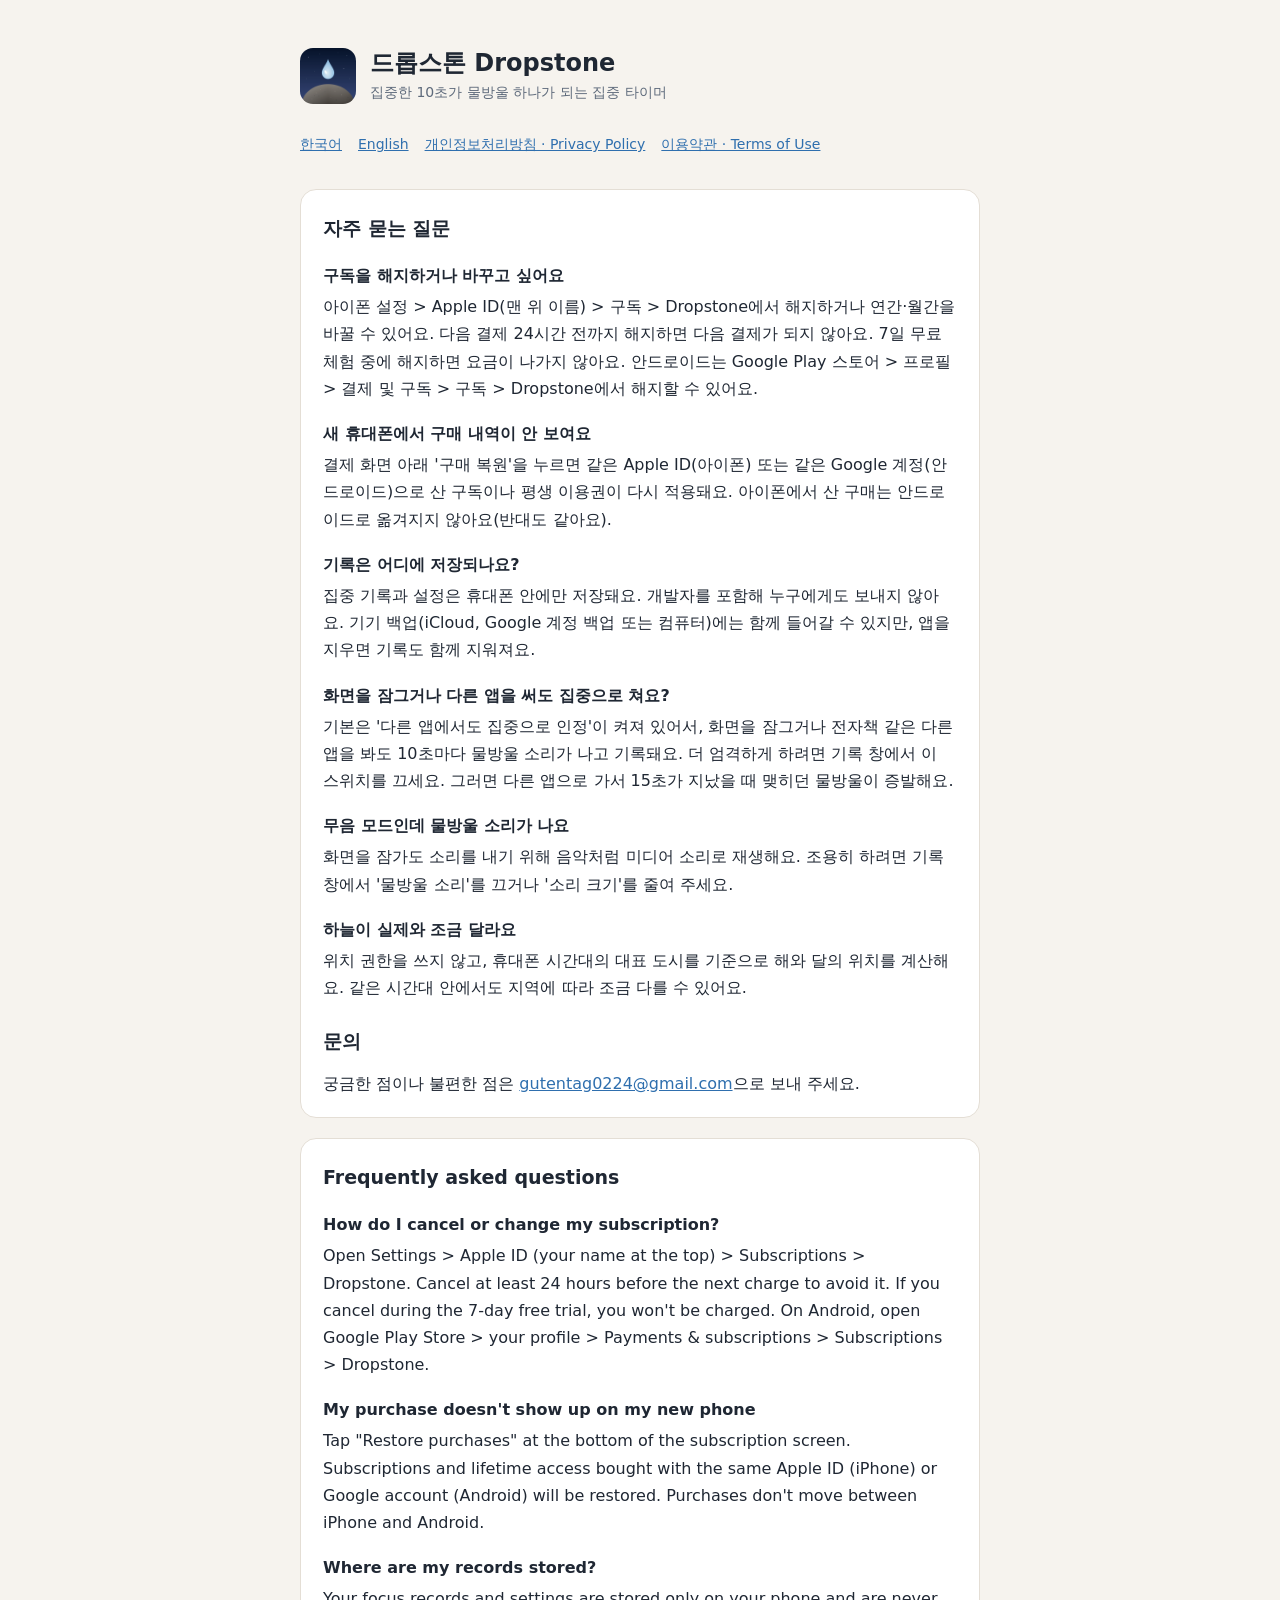
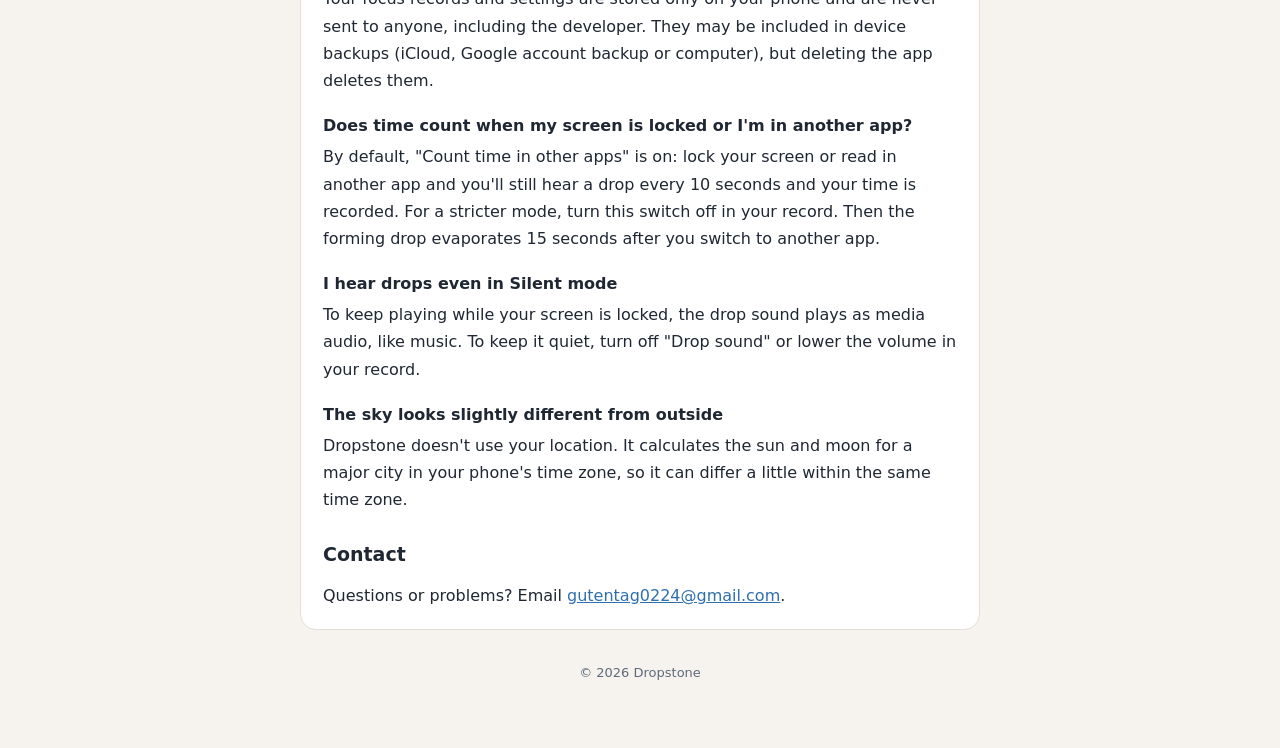
<file: index.html>
<!doctype html>
<html lang="ko">
<head>
<meta charset="utf-8">
<meta name="viewport" content="width=device-width,initial-scale=1">
<title>Dropstone 지원 · Support</title>
<meta name="description" content="드롭스톤(Dropstone) 집중 타이머 지원 페이지 · Support for the Dropstone focus timer">
<link rel="stylesheet" href="style.css">
<link rel="icon" href="icon.png">
</head>
<body>
<main>
  <header>
    <img src="icon.png" alt="">
    <div><h1>드롭스톤 Dropstone</h1><p>집중한 10초가 물방울 하나가 되는 집중 타이머</p></div>
  </header>
  <nav><a href="#ko">한국어</a><a href="#en">English</a><a href="privacy.html">개인정보처리방침 · Privacy Policy</a><a href="terms.html">이용약관 · Terms of Use</a></nav>

  <section id="ko">
    <h2>자주 묻는 질문</h2>
    <h3>구독을 해지하거나 바꾸고 싶어요</h3>
    <p>아이폰 설정 &gt; Apple ID(맨 위 이름) &gt; 구독 &gt; Dropstone에서 해지하거나 연간·월간을 바꿀 수 있어요. 다음 결제 24시간 전까지 해지하면 다음 결제가 되지 않아요. 7일 무료 체험 중에 해지하면 요금이 나가지 않아요. 안드로이드는 Google Play 스토어 &gt; 프로필 &gt; 결제 및 구독 &gt; 구독 &gt; Dropstone에서 해지할 수 있어요.</p>
    <h3>새 휴대폰에서 구매 내역이 안 보여요</h3>
    <p>결제 화면 아래 '구매 복원'을 누르면 같은 Apple ID(아이폰) 또는 같은 Google 계정(안드로이드)으로 산 구독이나 평생 이용권이 다시 적용돼요. 아이폰에서 산 구매는 안드로이드로 옮겨지지 않아요(반대도 같아요).</p>
    <h3>기록은 어디에 저장되나요?</h3>
    <p>집중 기록과 설정은 휴대폰 안에만 저장돼요. 개발자를 포함해 누구에게도 보내지 않아요. 기기 백업(iCloud, Google 계정 백업 또는 컴퓨터)에는 함께 들어갈 수 있지만, 앱을 지우면 기록도 함께 지워져요.</p>
    <h3>화면을 잠그거나 다른 앱을 써도 집중으로 쳐요?</h3>
    <p>기본은 '다른 앱에서도 집중으로 인정'이 켜져 있어서, 화면을 잠그거나 전자책 같은 다른 앱을 봐도 10초마다 물방울 소리가 나고 기록돼요. 더 엄격하게 하려면 기록 창에서 이 스위치를 끄세요. 그러면 다른 앱으로 가서 15초가 지났을 때 맺히던 물방울이 증발해요.</p>
    <h3>무음 모드인데 물방울 소리가 나요</h3>
    <p>화면을 잠가도 소리를 내기 위해 음악처럼 미디어 소리로 재생해요. 조용히 하려면 기록 창에서 '물방울 소리'를 끄거나 '소리 크기'를 줄여 주세요.</p>
    <h3>하늘이 실제와 조금 달라요</h3>
    <p>위치 권한을 쓰지 않고, 휴대폰 시간대의 대표 도시를 기준으로 해와 달의 위치를 계산해요. 같은 시간대 안에서도 지역에 따라 조금 다를 수 있어요.</p>
    <h2 style="margin-top:24px">문의</h2>
    <p>궁금한 점이나 불편한 점은 <a href="mailto:gutentag0224@gmail.com">gutentag0224@gmail.com</a>으로 보내 주세요.</p>
  </section>

  <section id="en" lang="en">
    <h2>Frequently asked questions</h2>
    <h3>How do I cancel or change my subscription?</h3>
    <p>Open Settings &gt; Apple ID (your name at the top) &gt; Subscriptions &gt; Dropstone. Cancel at least 24 hours before the next charge to avoid it. If you cancel during the 7-day free trial, you won't be charged. On Android, open Google Play Store &gt; your profile &gt; Payments &amp; subscriptions &gt; Subscriptions &gt; Dropstone.</p>
    <h3>My purchase doesn't show up on my new phone</h3>
    <p>Tap "Restore purchases" at the bottom of the subscription screen. Subscriptions and lifetime access bought with the same Apple ID (iPhone) or Google account (Android) will be restored. Purchases don't move between iPhone and Android.</p>
    <h3>Where are my records stored?</h3>
    <p>Your focus records and settings are stored only on your phone and are never sent to anyone, including the developer. They may be included in device backups (iCloud, Google account backup or computer), but deleting the app deletes them.</p>
    <h3>Does time count when my screen is locked or I'm in another app?</h3>
    <p>By default, "Count time in other apps" is on: lock your screen or read in another app and you'll still hear a drop every 10 seconds and your time is recorded. For a stricter mode, turn this switch off in your record. Then the forming drop evaporates 15 seconds after you switch to another app.</p>
    <h3>I hear drops even in Silent mode</h3>
    <p>To keep playing while your screen is locked, the drop sound plays as media audio, like music. To keep it quiet, turn off "Drop sound" or lower the volume in your record.</p>
    <h3>The sky looks slightly different from outside</h3>
    <p>Dropstone doesn't use your location. It calculates the sun and moon for a major city in your phone's time zone, so it can differ a little within the same time zone.</p>
    <h2 style="margin-top:24px">Contact</h2>
    <p>Questions or problems? Email <a href="mailto:gutentag0224@gmail.com">gutentag0224@gmail.com</a>.</p>
  </section>
  <footer>© 2026 Dropstone</footer>
</main>
</body>
</html>
</file>
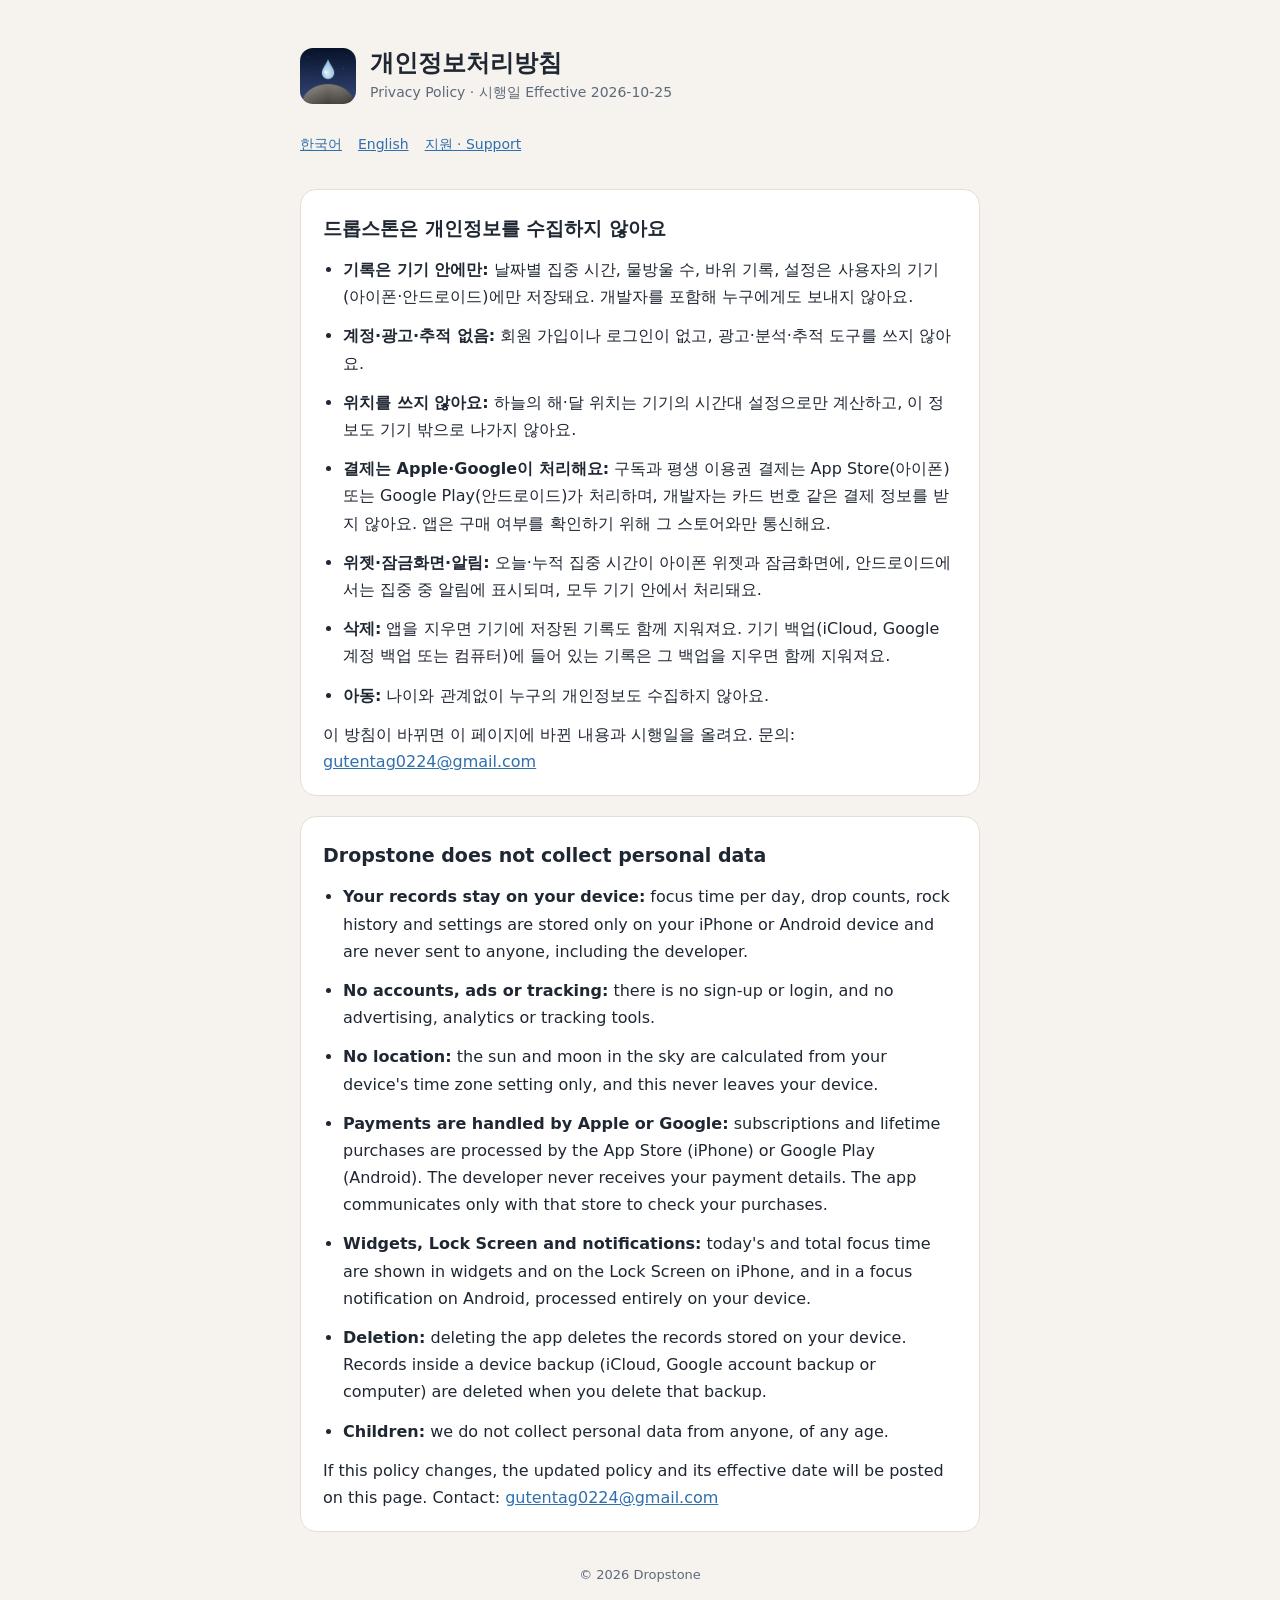
<file: privacy.html>
<!doctype html>
<html lang="ko">
<head>
<meta charset="utf-8">
<meta name="viewport" content="width=device-width,initial-scale=1">
<title>Dropstone 개인정보처리방침 · Privacy Policy</title>
<meta name="description" content="드롭스톤(Dropstone)은 개인정보를 수집하지 않습니다 · Dropstone does not collect personal data">
<link rel="stylesheet" href="style.css">
<link rel="icon" href="icon.png">
</head>
<body>
<main>
  <header>
    <img src="icon.png" alt="">
    <div><h1>개인정보처리방침</h1><p>Privacy Policy · 시행일 Effective 2026-10-25</p></div>
  </header>
  <nav><a href="#ko">한국어</a><a href="#en">English</a><a href="./">지원 · Support</a></nav>

  <section id="ko">
    <h2>드롭스톤은 개인정보를 수집하지 않아요</h2>
    <ul>
      <li><b>기록은 기기 안에만:</b> 날짜별 집중 시간, 물방울 수, 바위 기록, 설정은 사용자의 기기(아이폰·안드로이드)에만 저장돼요. 개발자를 포함해 누구에게도 보내지 않아요.</li>
      <li><b>계정·광고·추적 없음:</b> 회원 가입이나 로그인이 없고, 광고·분석·추적 도구를 쓰지 않아요.</li>
      <li><b>위치를 쓰지 않아요:</b> 하늘의 해·달 위치는 기기의 시간대 설정으로만 계산하고, 이 정보도 기기 밖으로 나가지 않아요.</li>
      <li><b>결제는 Apple·Google이 처리해요:</b> 구독과 평생 이용권 결제는 App Store(아이폰) 또는 Google Play(안드로이드)가 처리하며, 개발자는 카드 번호 같은 결제 정보를 받지 않아요. 앱은 구매 여부를 확인하기 위해 그 스토어와만 통신해요.</li>
      <li><b>위젯·잠금화면·알림:</b> 오늘·누적 집중 시간이 아이폰 위젯과 잠금화면에, 안드로이드에서는 집중 중 알림에 표시되며, 모두 기기 안에서 처리돼요.</li>
      <li><b>삭제:</b> 앱을 지우면 기기에 저장된 기록도 함께 지워져요. 기기 백업(iCloud, Google 계정 백업 또는 컴퓨터)에 들어 있는 기록은 그 백업을 지우면 함께 지워져요.</li>
      <li><b>아동:</b> 나이와 관계없이 누구의 개인정보도 수집하지 않아요.</li>
    </ul>
    <p>이 방침이 바뀌면 이 페이지에 바뀐 내용과 시행일을 올려요. 문의: <a href="mailto:gutentag0224@gmail.com">gutentag0224@gmail.com</a></p>
  </section>

  <section id="en" lang="en">
    <h2>Dropstone does not collect personal data</h2>
    <ul>
      <li><b>Your records stay on your device:</b> focus time per day, drop counts, rock history and settings are stored only on your iPhone or Android device and are never sent to anyone, including the developer.</li>
      <li><b>No accounts, ads or tracking:</b> there is no sign-up or login, and no advertising, analytics or tracking tools.</li>
      <li><b>No location:</b> the sun and moon in the sky are calculated from your device's time zone setting only, and this never leaves your device.</li>
      <li><b>Payments are handled by Apple or Google:</b> subscriptions and lifetime purchases are processed by the App Store (iPhone) or Google Play (Android). The developer never receives your payment details. The app communicates only with that store to check your purchases.</li>
      <li><b>Widgets, Lock Screen and notifications:</b> today's and total focus time are shown in widgets and on the Lock Screen on iPhone, and in a focus notification on Android, processed entirely on your device.</li>
      <li><b>Deletion:</b> deleting the app deletes the records stored on your device. Records inside a device backup (iCloud, Google account backup or computer) are deleted when you delete that backup.</li>
      <li><b>Children:</b> we do not collect personal data from anyone, of any age.</li>
    </ul>
    <p>If this policy changes, the updated policy and its effective date will be posted on this page. Contact: <a href="mailto:gutentag0224@gmail.com">gutentag0224@gmail.com</a></p>
  </section>
  <footer>© 2026 Dropstone</footer>
</main>
</body>
</html>
</file>
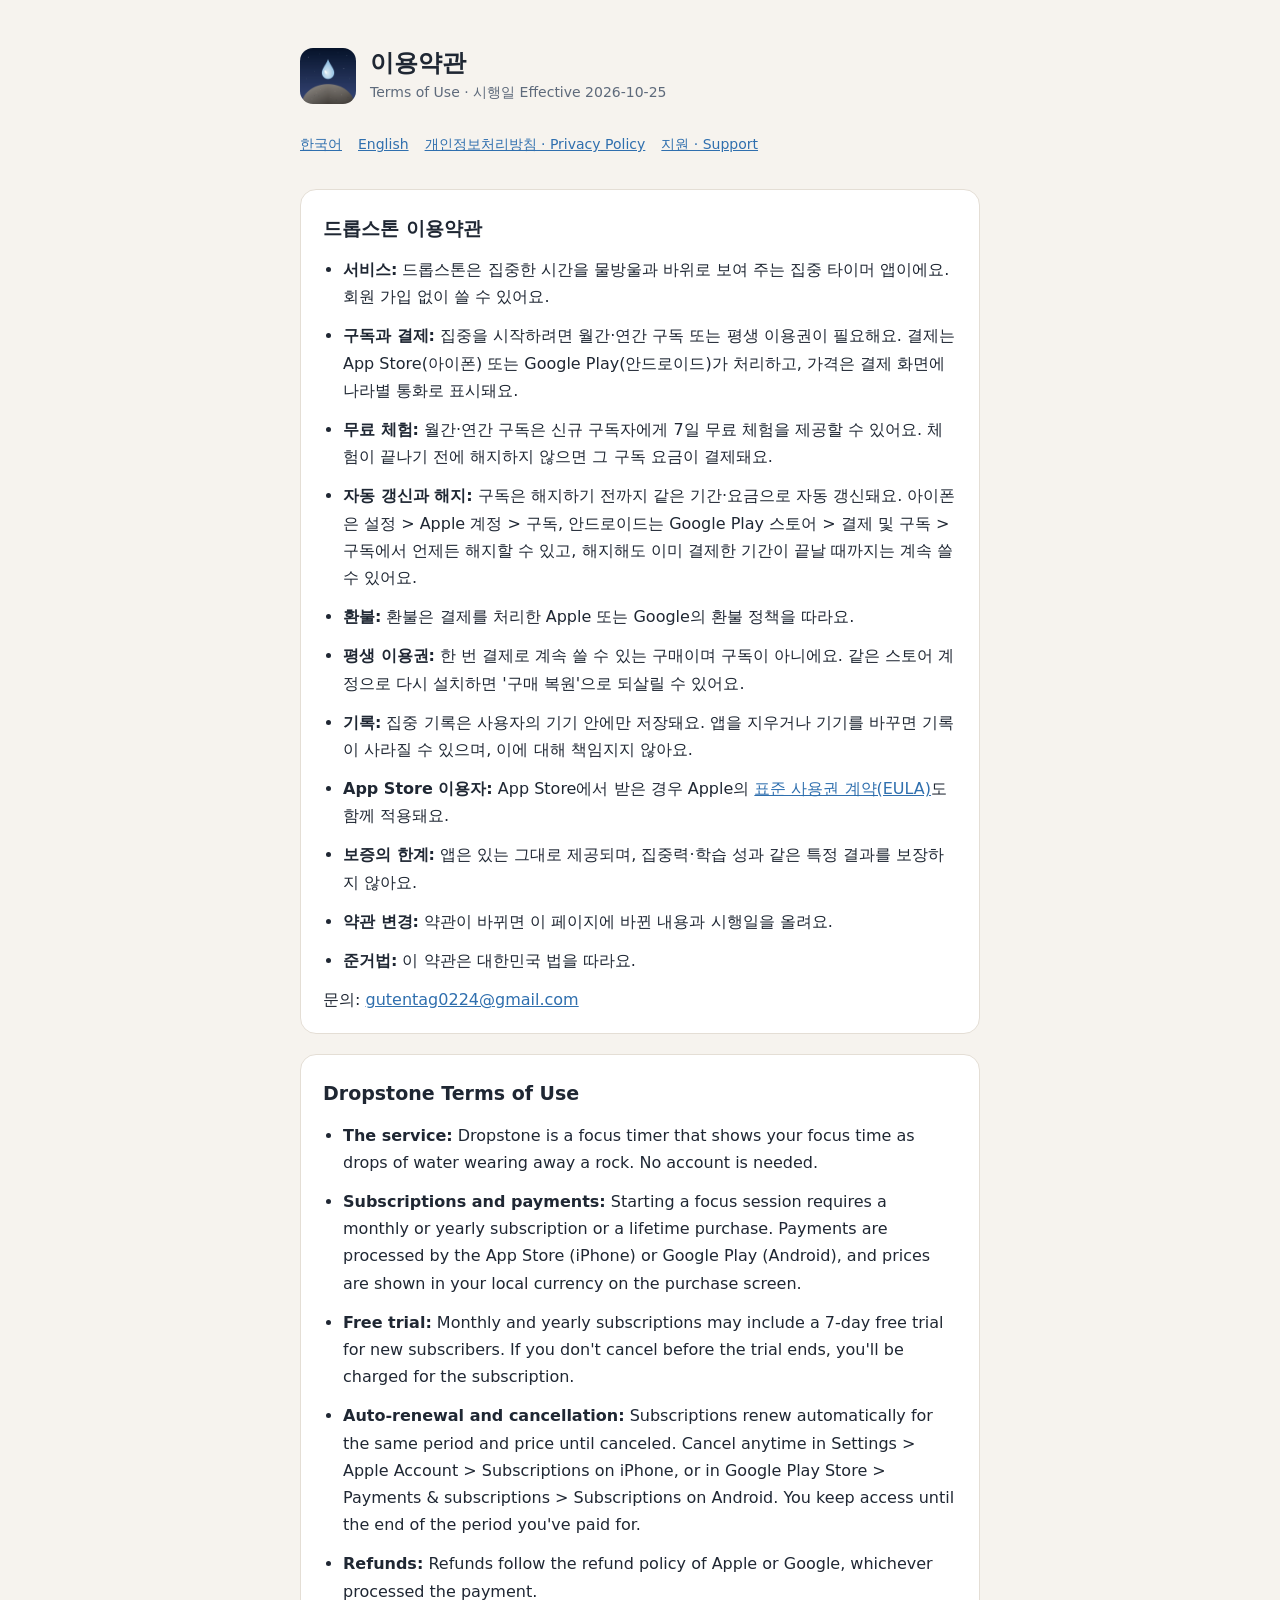
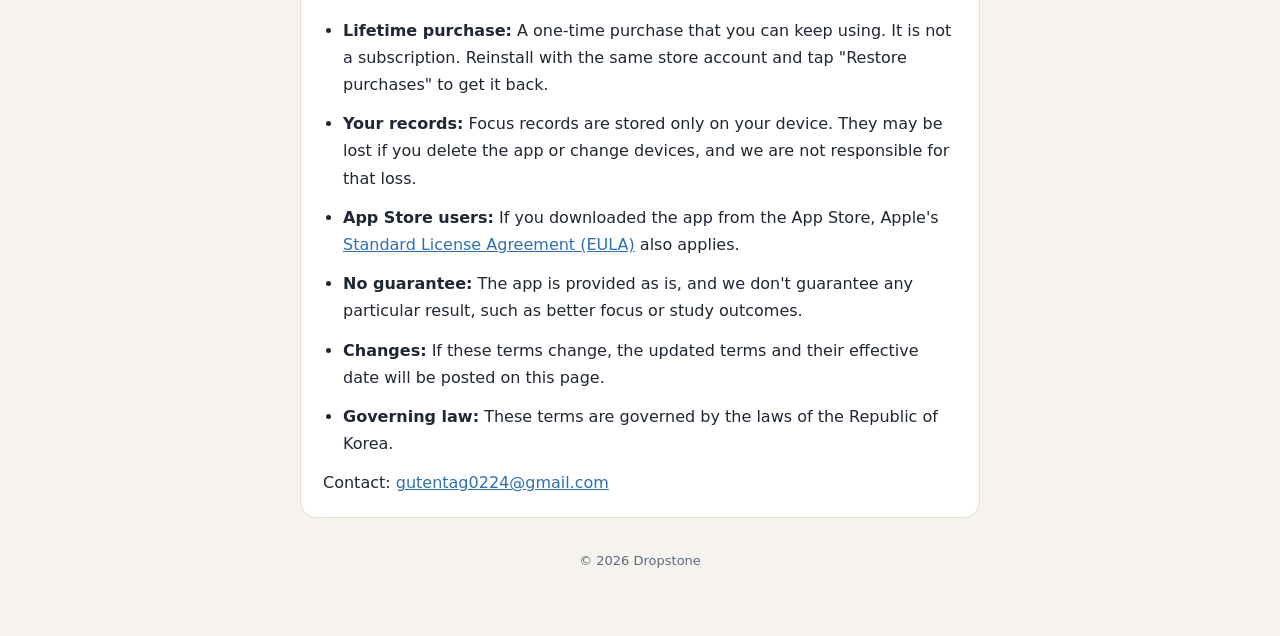
<file: terms.html>
<!doctype html>
<html lang="ko">
<head>
<meta charset="utf-8">
<meta name="viewport" content="width=device-width,initial-scale=1">
<title>Dropstone 이용약관 · Terms of Use</title>
<meta name="description" content="드롭스톤(Dropstone) 이용약관 · Terms of Use">
<link rel="stylesheet" href="style.css">
<link rel="icon" href="icon.png">
</head>
<body>
<main>
  <header>
    <img src="icon.png" alt="">
    <div><h1>이용약관</h1><p>Terms of Use · 시행일 Effective 2026-10-25</p></div>
  </header>
  <nav><a href="#ko">한국어</a><a href="#en">English</a><a href="privacy.html">개인정보처리방침 · Privacy Policy</a><a href="./">지원 · Support</a></nav>

  <section id="ko">
    <h2>드롭스톤 이용약관</h2>
    <ul>
      <li><b>서비스:</b> 드롭스톤은 집중한 시간을 물방울과 바위로 보여 주는 집중 타이머 앱이에요. 회원 가입 없이 쓸 수 있어요.</li>
      <li><b>구독과 결제:</b> 집중을 시작하려면 월간·연간 구독 또는 평생 이용권이 필요해요. 결제는 App Store(아이폰) 또는 Google Play(안드로이드)가 처리하고, 가격은 결제 화면에 나라별 통화로 표시돼요.</li>
      <li><b>무료 체험:</b> 월간·연간 구독은 신규 구독자에게 7일 무료 체험을 제공할 수 있어요. 체험이 끝나기 전에 해지하지 않으면 그 구독 요금이 결제돼요.</li>
      <li><b>자동 갱신과 해지:</b> 구독은 해지하기 전까지 같은 기간·요금으로 자동 갱신돼요. 아이폰은 설정 > Apple 계정 > 구독, 안드로이드는 Google Play 스토어 > 결제 및 구독 > 구독에서 언제든 해지할 수 있고, 해지해도 이미 결제한 기간이 끝날 때까지는 계속 쓸 수 있어요.</li>
      <li><b>환불:</b> 환불은 결제를 처리한 Apple 또는 Google의 환불 정책을 따라요.</li>
      <li><b>평생 이용권:</b> 한 번 결제로 계속 쓸 수 있는 구매이며 구독이 아니에요. 같은 스토어 계정으로 다시 설치하면 '구매 복원'으로 되살릴 수 있어요.</li>
      <li><b>기록:</b> 집중 기록은 사용자의 기기 안에만 저장돼요. 앱을 지우거나 기기를 바꾸면 기록이 사라질 수 있으며, 이에 대해 책임지지 않아요.</li>
      <li><b>App Store 이용자:</b> App Store에서 받은 경우 Apple의 <a href="https://www.apple.com/legal/internet-services/itunes/dev/stdeula/">표준 사용권 계약(EULA)</a>도 함께 적용돼요.</li>
      <li><b>보증의 한계:</b> 앱은 있는 그대로 제공되며, 집중력·학습 성과 같은 특정 결과를 보장하지 않아요.</li>
      <li><b>약관 변경:</b> 약관이 바뀌면 이 페이지에 바뀐 내용과 시행일을 올려요.</li>
      <li><b>준거법:</b> 이 약관은 대한민국 법을 따라요.</li>
    </ul>
    <p>문의: <a href="mailto:gutentag0224@gmail.com">gutentag0224@gmail.com</a></p>
  </section>

  <section id="en" lang="en">
    <h2>Dropstone Terms of Use</h2>
    <ul>
      <li><b>The service:</b> Dropstone is a focus timer that shows your focus time as drops of water wearing away a rock. No account is needed.</li>
      <li><b>Subscriptions and payments:</b> Starting a focus session requires a monthly or yearly subscription or a lifetime purchase. Payments are processed by the App Store (iPhone) or Google Play (Android), and prices are shown in your local currency on the purchase screen.</li>
      <li><b>Free trial:</b> Monthly and yearly subscriptions may include a 7-day free trial for new subscribers. If you don't cancel before the trial ends, you'll be charged for the subscription.</li>
      <li><b>Auto-renewal and cancellation:</b> Subscriptions renew automatically for the same period and price until canceled. Cancel anytime in Settings > Apple Account > Subscriptions on iPhone, or in Google Play Store > Payments & subscriptions > Subscriptions on Android. You keep access until the end of the period you've paid for.</li>
      <li><b>Refunds:</b> Refunds follow the refund policy of Apple or Google, whichever processed the payment.</li>
      <li><b>Lifetime purchase:</b> A one-time purchase that you can keep using. It is not a subscription. Reinstall with the same store account and tap "Restore purchases" to get it back.</li>
      <li><b>Your records:</b> Focus records are stored only on your device. They may be lost if you delete the app or change devices, and we are not responsible for that loss.</li>
      <li><b>App Store users:</b> If you downloaded the app from the App Store, Apple's <a href="https://www.apple.com/legal/internet-services/itunes/dev/stdeula/">Standard License Agreement (EULA)</a> also applies.</li>
      <li><b>No guarantee:</b> The app is provided as is, and we don't guarantee any particular result, such as better focus or study outcomes.</li>
      <li><b>Changes:</b> If these terms change, the updated terms and their effective date will be posted on this page.</li>
      <li><b>Governing law:</b> These terms are governed by the laws of the Republic of Korea.</li>
    </ul>
    <p>Contact: <a href="mailto:gutentag0224@gmail.com">gutentag0224@gmail.com</a></p>
  </section>
  <footer>© 2026 Dropstone</footer>
</main>
</body>
</html>
</file>
<file: style.css>
/* 드롭스톤 지원·개인정보 페이지: 앱의 밤하늘 색 · 밝은 모드도 지원 */
:root{--bg:#F6F3EE;--card:#FFFFFF;--ink:#1F2733;--muted:#5E6A7B;--line:#E4DED5;--accent:#2F6FAE;color-scheme:light}
@media (prefers-color-scheme:dark){:root{--bg:#0F1A2E;--card:#16233B;--ink:#EEF2F8;--muted:#A7B3C9;--line:#26354F;--accent:#9CD0F5;color-scheme:dark}}
*{box-sizing:border-box}
body{margin:0;background:var(--bg);color:var(--ink);font:16px/1.7 -apple-system,BlinkMacSystemFont,"Apple SD Gothic Neo","Segoe UI",system-ui,sans-serif;-webkit-text-size-adjust:100%}
main{max-width:720px;margin:0 auto;padding:48px 20px 64px}
header{display:flex;align-items:center;gap:14px;margin-bottom:28px}
header img{width:56px;height:56px;border-radius:13px}
header h1{margin:0;font-size:24px;line-height:1.3}
header p{margin:2px 0 0;color:var(--muted);font-size:14px}
nav{display:flex;gap:16px;flex-wrap:wrap;margin:0 0 32px;font-size:14px}
a{color:var(--accent)}
section{background:var(--card);border:1px solid var(--line);border-radius:16px;padding:22px 22px 8px;margin-bottom:20px}
h2{margin:0 0 12px;font-size:19px}
h3{margin:18px 0 4px;font-size:16px}
p,li{margin:0 0 12px;color:var(--ink)}
ul{padding-left:20px;margin:0 0 12px}
.muted{color:var(--muted);font-size:14px}
footer{margin-top:32px;color:var(--muted);font-size:13px;text-align:center}
</file>
